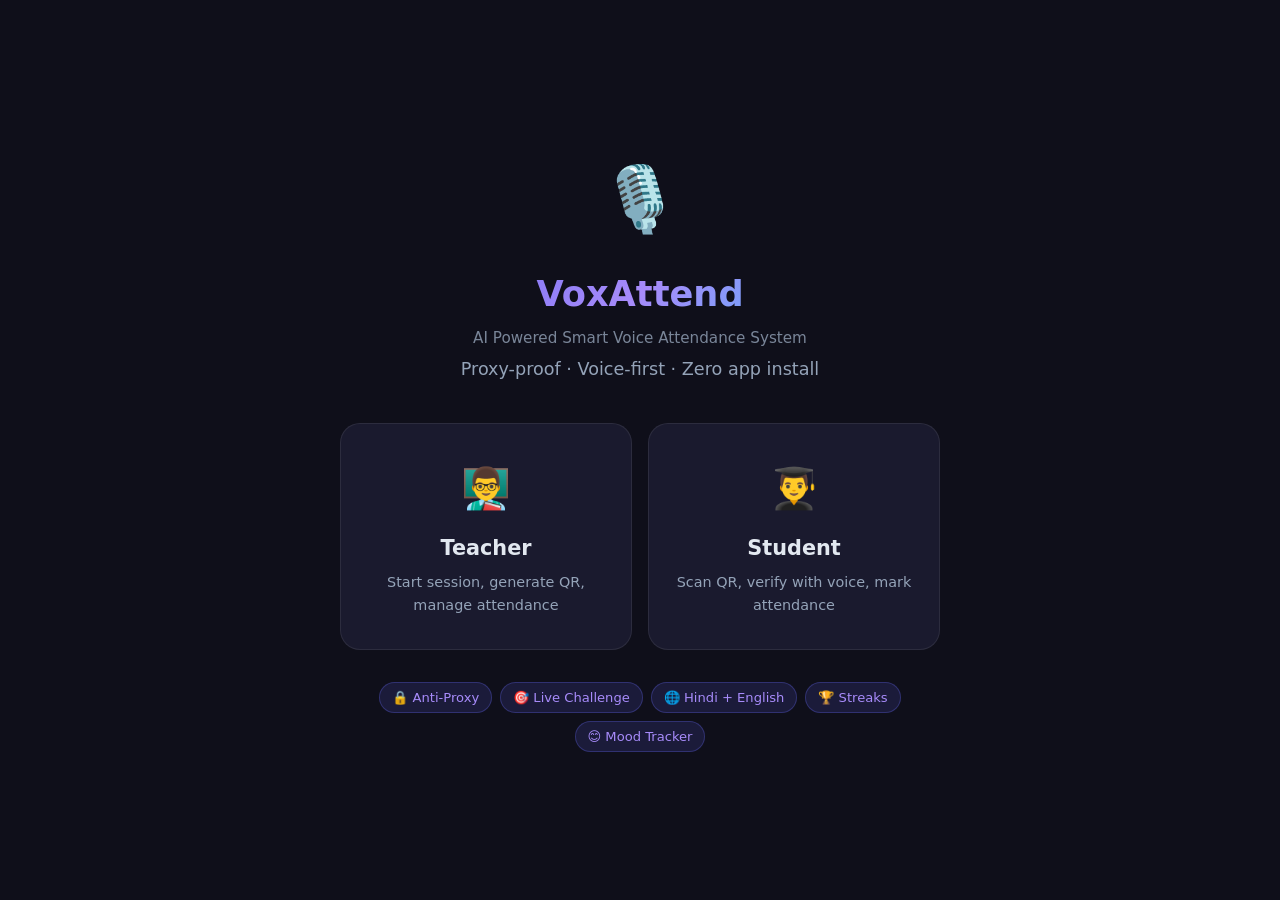
<file: templates/index.html>
<!DOCTYPE html>
<html lang="en">
<head>
<meta charset="UTF-8">
<meta name="viewport" content="width=device-width, initial-scale=1.0">
<title>VoxAttend</title>
<link rel="stylesheet" href="/static/css/style.css">
</head>
<body class="home-page">
<div class="hero">
  <div class="hero-icon">🎙️</div>
  <h1>VoxAttend</h1>
  <p class="app-name-sub">AI Powered Smart Voice Attendance System</p>
  <p class="subtitle">Proxy-proof · Voice-first · Zero app install</p>
  <div class="hero-cards">
    <a href="/teacher" class="card card-teacher">
      <div class="card-icon">👨‍🏫</div>
      <h2>Teacher</h2>
      <p>Start session, generate QR, manage attendance</p>
    </a>
    <a href="/student" class="card card-student">
      <div class="card-icon">👨‍🎓</div>
      <h2>Student</h2>
      <p>Scan QR, verify with voice, mark attendance</p>
    </a>
  </div>
  <div class="features-strip">
    <span>🔒 Anti-Proxy</span>
    <span>🎯 Live Challenge</span>
    <span>🌐 Hindi + English</span>
    <span>🏆 Streaks</span>
    <span>😊 Mood Tracker</span>
  </div>
</div>
<script>
  window.addEventListener('load', () => {
    const msg = new SpeechSynthesisUtterance('Welcome to VoxAttend.');
    msg.rate = 0.95;
    msg.pitch = 1;
    window.speechSynthesis.speak(msg);
  });
</script>
</body>
</html>
</file>
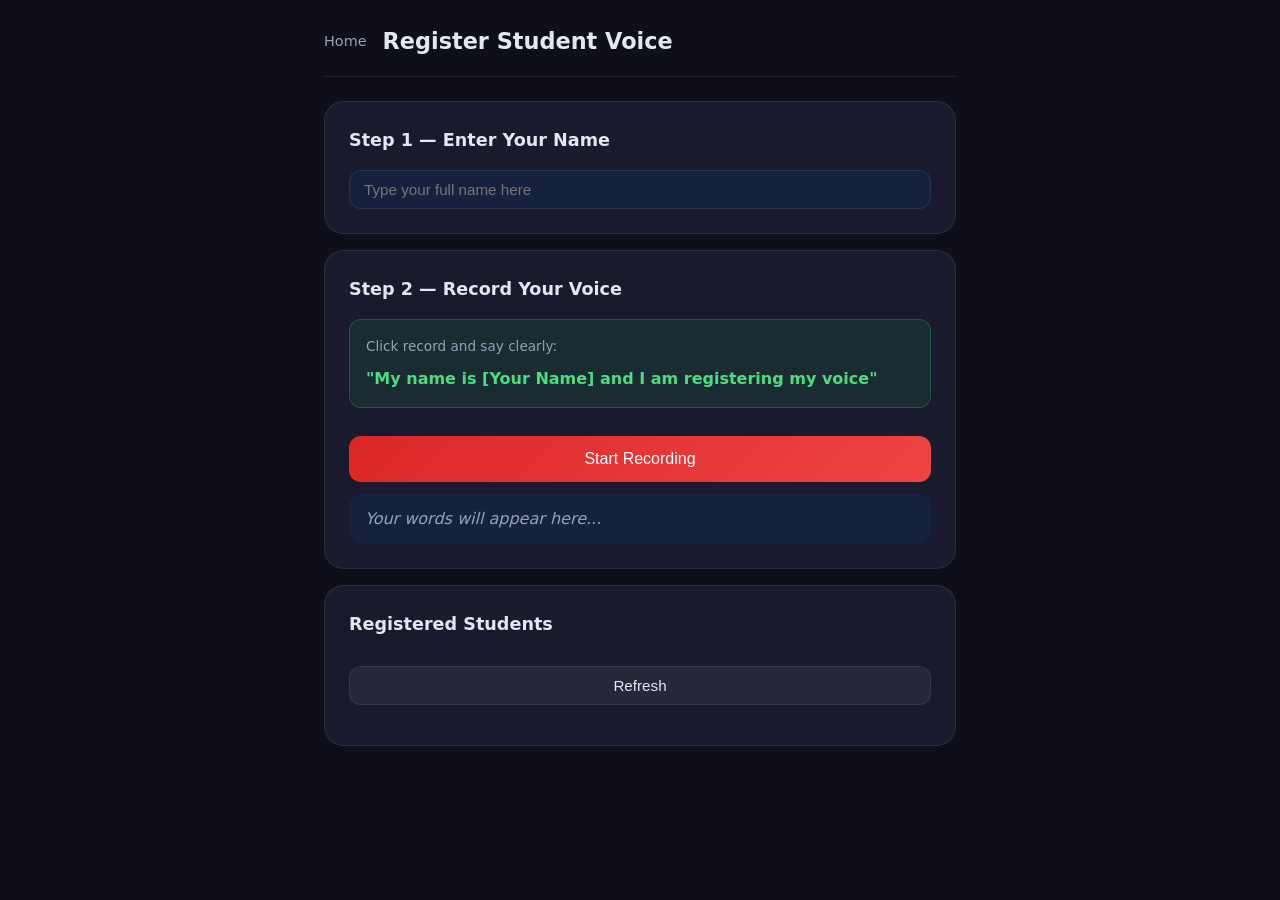
<file: templates/register.html>
<!DOCTYPE html>
<html lang="en">
<head>
<meta charset="UTF-8">
<meta name="viewport" content="width=device-width, initial-scale=1.0">
<title>Register Student</title>
<link rel="stylesheet" href="/static/css/style.css">
</head>
<body>
<div class="container">
  <header>
    <a href="/" class="back-btn">Home</a>
    <h1>Register Student Voice</h1>
  </header>

  <div class="panel">
    <h2>Step 1 — Enter Your Name</h2>
    <input type="text" id="reg-name" placeholder="Type your full name here"/>
  </div>

  <div class="panel">
    <h2>Step 2 — Record Your Voice</h2>
    <div class="instruction-box">
      <p>Click record and say clearly:</p>
      <div class="say-this">"My name is [Your Name] and I am registering my voice"</div>
    </div>
    <button class="btn btn-mic btn-large" id="reg-record-btn" onclick="startRegRecording()">Start Recording</button>
    <div class="record-status hidden" id="reg-record-status">
      <div class="pulse-ring"></div>
      <span>Recording... speak now</span>
    </div>
    <div class="transcript-box" id="reg-transcript">Your words will appear here...</div>
  </div>

  <div class="panel hidden" id="save-panel">
    <h2>Step 3 — Save Registration</h2>
    <button class="btn btn-primary btn-large" onclick="saveRegistration()">Save My Voice</button>
    <div class="response-box" id="reg-response"></div>
  </div>

  <div class="panel">
    <h2>Registered Students</h2>
    <button class="btn btn-secondary" onclick="loadStudents()">Refresh</button>
    <div id="reg-students-list" style="margin-top:1rem"></div>
  </div>
</div>
<script>
let regAudioBlob = null;
let regMediaRecorder = null;
let regAudioChunks = [];
let regSpokenText = "";

async function startRegRecording() {
  const name = document.getElementById("reg-name").value.trim();
  if (!name) { alert("Please enter your name first!"); return; }

  try {
    const stream = await navigator.mediaDevices.getUserMedia({ audio: true });

    // Speech recognition
    if (window.SpeechRecognition || window.webkitSpeechRecognition) {
      const recognition = new (window.SpeechRecognition || window.webkitSpeechRecognition)();
      recognition.lang = "en-IN";
      recognition.onresult = (e) => {
        regSpokenText = e.results[0][0].transcript;
        document.getElementById("reg-transcript").textContent = regSpokenText;
      };
      recognition.start();
    }

    // Audio recording
    regMediaRecorder = new MediaRecorder(stream);
    regAudioChunks = [];
    regMediaRecorder.ondataavailable = (e) => regAudioChunks.push(e.data);
    regMediaRecorder.onstop = () => {
      regAudioBlob = new Blob(regAudioChunks, { type: "audio/webm" });
      document.getElementById("save-panel").classList.remove("hidden");
      document.getElementById("reg-record-status").classList.add("hidden");
      document.getElementById("reg-record-btn").textContent = "Record Again";
      document.getElementById("reg-record-btn").onclick = startRegRecording;
    };
    regMediaRecorder.start();
    document.getElementById("reg-record-btn").textContent = "Stop Recording";
    document.getElementById("reg-record-btn").onclick = stopRegRecording;
    document.getElementById("reg-record-status").classList.remove("hidden");
    setTimeout(stopRegRecording, 5000);

  } catch(e) {
    alert("Microphone access denied! Please allow microphone.");
  }
}

function stopRegRecording() {
  if (regMediaRecorder && regMediaRecorder.state !== "inactive") {
    regMediaRecorder.stop();
  }
}

async function saveRegistration() {
  const name = document.getElementById("reg-name").value.trim();
  if (!name) { alert("Please enter your name!"); return; }

  let audioB64 = "";
  if (regAudioBlob) {
    const buf = await regAudioBlob.arrayBuffer();
    audioB64 = btoa(String.fromCharCode(...new Uint8Array(buf)));
  }

  const res = await fetch("/api/register-student", {
    method: "POST",
    headers: { "Content-Type": "application/json" },
    body: JSON.stringify({
      name: name,
      audio: audioB64,
      spoken_text: regSpokenText
    })
  });

  const data = await res.json();
  const responseBox = document.getElementById("reg-response");

  if (data.success) {
    responseBox.textContent = "✅ " + data.message;
    responseBox.style.color = "#4ade80";
    document.getElementById("reg-name").value = "";
    document.getElementById("reg-transcript").textContent = "Your words will appear here...";
    document.getElementById("save-panel").classList.add("hidden");
    regAudioBlob = null;
    regSpokenText = "";
    loadStudents();
  } else {
    responseBox.textContent = "❌ " + data.reason;
    responseBox.style.color = "#ef4444";
  }
}

async function loadStudents() {
  const res = await fetch("/api/student-list");
  const data = await res.json();
  const list = document.getElementById("reg-students-list");
  if (data.students.length === 0) {
    list.innerHTML = "<p style='color:#94a3b8'>No students registered yet</p>";
    return;
  }
  list.innerHTML = data.students.map((s, i) =>
    "<div class='leader-row'>" +
    "<span class='medal'>" + (i+1) + "</span>" +
    "<span class='leader-name'>" + s.name + "</span>" +
    "<span style='font-size:0.82rem;color:" + (s.has_voice ? "#4ade80" : "#f59e0b") + "'>" +
    (s.has_voice ? "✅ Voice Registered" : "⚠️ No Voice") + "</span>" +
    "<button style='margin-left:8px;padding:4px 10px;background:#ef4444;color:white;border:none;border-radius:8px;cursor:pointer' onclick='deleteStudent("" + s.name + "")'>Remove</button>" +
    "</div>"
  ).join("");
}

async function deleteStudent(name) {
  if (!confirm("Remove " + name + "?")) return;
  await fetch("/api/delete-student", {
    method: "POST",
    headers: { "Content-Type": "application/json" },
    body: JSON.stringify({ name })
  });
  loadStudents();
}

loadStudents();
</script>
</body>
</html>
</file>
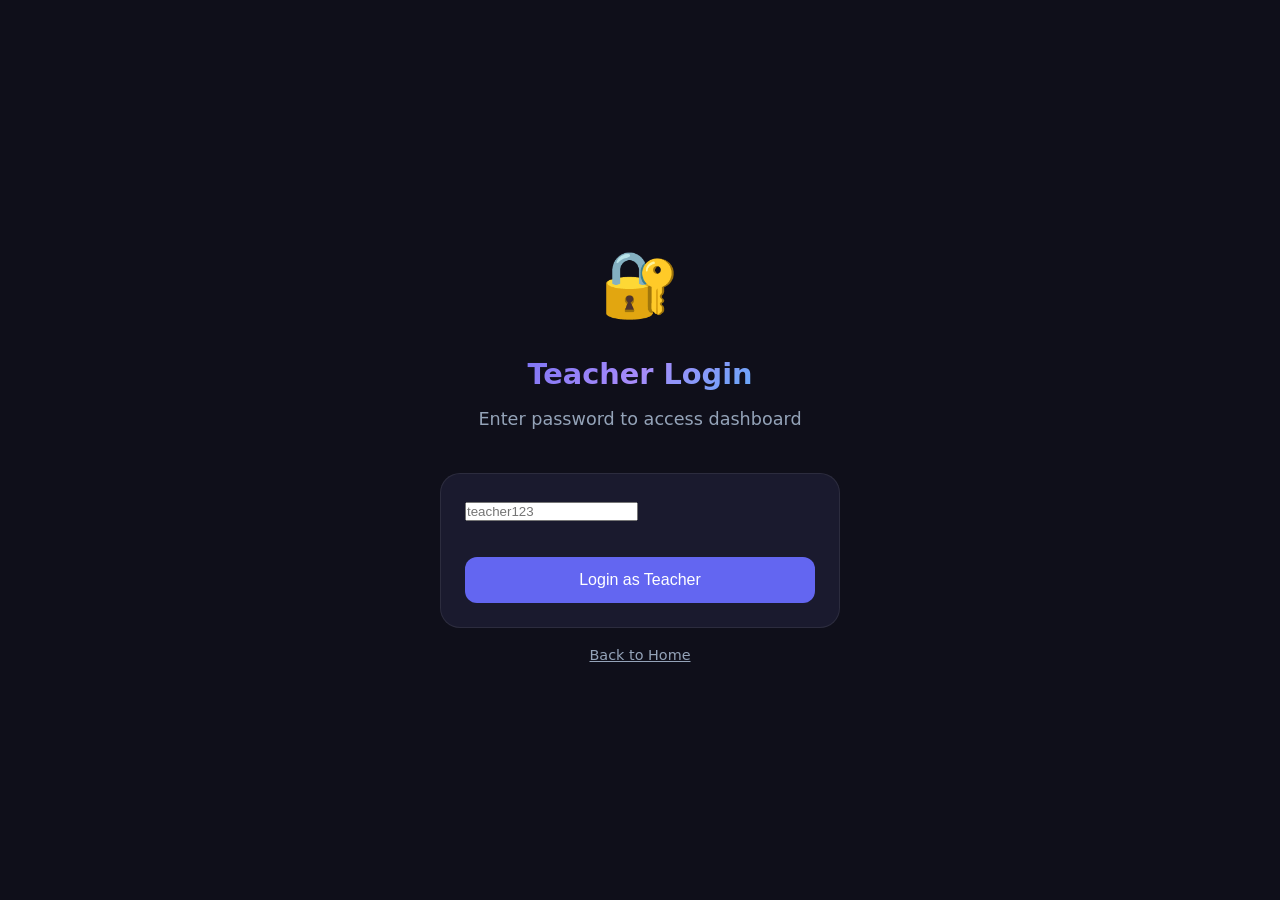
<file: templates/teacher_login.html>
<!DOCTYPE html>
<html lang="en">
<head>
<meta charset="UTF-8">
<meta name="viewport" content="width=device-width, initial-scale=1.0">
<title>Teacher Login</title>
<link rel="stylesheet" href="/static/css/style.css">
</head>
<body class="home-page">
<div class="hero" style="max-width:400px">
  <div class="hero-icon">🔐</div>
  <h1 style="font-size:1.8rem">Teacher Login</h1>
  <p class="subtitle">Enter password to access dashboard</p>
  <div class="panel" style="text-align:left">
    <input type="password" id="pwd" placeholder="teacher123" style="margin-bottom:1rem"/>
    <div id="errmsg" style="color:#ef4444;margin-bottom:0.5rem;font-size:0.9rem"></div>
    <button class="btn btn-primary btn-large" id="loginbtn">Login as Teacher</button>
  </div>
  <a href="/" style="color:#94a3b8;font-size:0.9rem;margin-top:1rem;display:block">Back to Home</a>
</div>
<script>
document.getElementById("loginbtn").addEventListener("click", function() {
  var pwd = document.getElementById("pwd").value;
  if (!pwd) { document.getElementById("errmsg").textContent = "Please enter password!"; return; }
  fetch("/api/teacher-login", {
    method: "POST",
    headers: { "Content-Type": "application/json" },
    body: JSON.stringify({ password: pwd })
  }).then(function(r) { return r.json(); }).then(function(d) {
    if (d.success) {
      window.location.href = "/teacher";
    } else {
      document.getElementById("errmsg").textContent = d.reason;
    }
  });
});
document.getElementById("pwd").addEventListener("keypress", function(e) {
  if (e.key === "Enter") document.getElementById("loginbtn").click();
});
</script>
</body>
</html>
</file>
<file: static/css/style.css>
*,*::before,*::after{box-sizing:border-box;margin:0;padding:0}
:root{--primary:#6366f1;--primary-dark:#4f46e5;--success:#22c55e;--warning:#f59e0b;--danger:#ef4444;--bg:#0f0f1a;--surface:#1a1a2e;--surface2:#16213e;--border:rgba(255,255,255,0.08);--text:#e2e8f0;--text-muted:#94a3b8;--radius:12px;--radius-lg:20px}
body{font-family:'Segoe UI',system-ui,sans-serif;background:var(--bg);color:var(--text);min-height:100vh;line-height:1.6}
.hidden{display:none!important}
.home-page{display:flex;align-items:center;justify-content:center;min-height:100vh;padding:2rem}
.hero{text-align:center;max-width:600px;width:100%}
.hero-icon{font-size:64px;margin-bottom:1rem}
.hero h1{font-size:2.2rem;font-weight:700;background:linear-gradient(135deg,#6366f1,#a78bfa,#38bdf8);-webkit-background-clip:text;-webkit-text-fill-color:transparent;background-clip:text;margin-bottom:0.5rem}
.subtitle{color:var(--text-muted);margin-bottom:2.5rem;font-size:1.1rem}
.app-name-sub{color:var(--text-muted);font-size:0.95rem;margin:-0.25rem 0 0.25rem;opacity:0.8}
.hero-cards{display:grid;grid-template-columns:1fr 1fr;gap:1rem;margin-bottom:2rem}
.card{display:block;background:var(--surface);border:1px solid var(--border);border-radius:var(--radius-lg);padding:2rem 1.5rem;text-decoration:none;color:var(--text);transition:transform 0.2s,border-color 0.2s,box-shadow 0.2s;cursor:pointer}
.card:hover{transform:translateY(-4px);box-shadow:0 12px 40px rgba(99,102,241,0.2)}
.card-teacher:hover{border-color:#6366f1}
.card-student:hover{border-color:#22c55e}
.card-icon{font-size:2.5rem;margin-bottom:0.75rem}
.card h2{font-size:1.3rem;margin-bottom:0.4rem}
.card p{color:var(--text-muted);font-size:0.9rem}
.features-strip{display:flex;flex-wrap:wrap;gap:0.5rem;justify-content:center;margin-top:1rem}
.features-strip span{background:rgba(99,102,241,0.15);border:1px solid rgba(99,102,241,0.3);border-radius:20px;padding:4px 12px;font-size:0.82rem;color:#a78bfa}
.container{max-width:680px;margin:0 auto;padding:1.5rem}
header{display:flex;align-items:center;gap:1rem;margin-bottom:1.5rem;padding-bottom:1rem;border-bottom:1px solid var(--border);flex-wrap:wrap}
header h1{font-size:1.4rem;flex:1}
.back-btn{color:var(--text-muted);text-decoration:none;font-size:0.9rem;transition:color 0.2s}
.back-btn:hover{color:var(--text)}
.focus-warning{font-size:0.78rem;color:var(--warning);background:rgba(245,158,11,0.1);border:1px solid rgba(245,158,11,0.3);border-radius:20px;padding:3px 10px}
.panel{background:var(--surface);border:1px solid var(--border);border-radius:var(--radius-lg);padding:1.5rem;margin-bottom:1rem}
.panel h2{font-size:1.1rem;margin-bottom:1rem}
.step-panel{background:var(--surface);border:1px solid var(--border);border-radius:var(--radius-lg);padding:1.5rem;margin-bottom:1rem}
.step-header{display:flex;align-items:center;gap:0.75rem;margin-bottom:1rem}
.step-badge{background:var(--primary);color:white;border-radius:20px;padding:2px 12px;font-size:0.78rem;font-weight:600;white-space:nowrap}
.step-header h2{font-size:1.1rem}
.hint{color:var(--text-muted);font-size:0.9rem;margin-bottom:1rem}
.btn{display:inline-flex;align-items:center;justify-content:center;gap:8px;padding:10px 20px;border-radius:var(--radius);border:none;cursor:pointer;font-size:0.95rem;font-weight:500;transition:all 0.2s;text-decoration:none;width:100%;margin-top:0.75rem}
.btn-primary{background:var(--primary);color:white}
.btn-primary:hover{background:var(--primary-dark);transform:translateY(-1px)}
.btn-secondary{background:rgba(255,255,255,0.06);color:var(--text);border:1px solid var(--border)}
.btn-secondary:hover{background:rgba(255,255,255,0.1)}
.btn-mic{background:linear-gradient(135deg,#dc2626,#ef4444);color:white}
.btn-mic:hover{transform:scale(1.02)}
.btn-warning{background:rgba(245,158,11,0.15);color:var(--warning);border:1px solid rgba(245,158,11,0.3)}
.btn-large{padding:14px 24px;font-size:1rem}
.btn-small{padding:4px 10px;font-size:0.8rem;width:auto;margin:0}
.btn:disabled{opacity:0.5;cursor:not-allowed;transform:none}
.qr-wrapper{display:flex;gap:1.5rem;align-items:center;flex-wrap:wrap;margin:1rem 0}
#qr-code{border-radius:var(--radius);overflow:hidden;background:white;padding:8px}
.session-info{flex:1;min-width:180px}
.session-id{font-size:1.4rem;font-weight:700;letter-spacing:0.1em;color:#a78bfa;margin-bottom:0.75rem}
.timer-bar-wrap{background:rgba(255,255,255,0.1);border-radius:4px;height:8px;overflow:hidden;margin-bottom:0.5rem}
.timer-bar{height:100%;background:#4ade80;border-radius:4px;transition:width 1s linear,background 0.3s;width:100%}
.timer-text{font-size:0.85rem;color:var(--text-muted)}
.qr-reader-box{width:100%;max-width:300px;margin:0 auto 1rem;border-radius:var(--radius);overflow:hidden}
.divider{text-align:center;color:var(--text-muted);font-size:0.85rem;margin:1rem 0}
.manual-entry{display:flex;gap:0.5rem}
.manual-entry input{flex:1}
.manual-entry .btn{width:auto;margin:0}
.stats-grid{display:grid;grid-template-columns:repeat(3,1fr);gap:0.75rem;margin-bottom:1rem}
.stat-card{background:var(--surface2);border-radius:var(--radius);padding:1rem;text-align:center;border:1px solid var(--border)}
.stat-num{font-size:2rem;font-weight:700}
.stat-label{font-size:0.8rem;color:var(--text-muted);margin-top:4px}
.stat-present .stat-num{color:var(--success)}
.stat-absent .stat-num{color:var(--danger)}
.stat-pct .stat-num{color:var(--primary)}
.voice-prompt-box{background:rgba(99,102,241,0.1);border:1px solid rgba(99,102,241,0.3);border-radius:var(--radius);padding:1rem;text-align:center;margin-bottom:1rem;font-size:1.05rem}
.mood-buttons{display:flex;gap:0.75rem;margin-bottom:1rem}
.mood-btn{flex:1;background:var(--surface2);border:1px solid var(--border);border-radius:var(--radius);padding:1rem;font-size:1rem;color:var(--text);cursor:pointer;transition:all 0.2s}
.mood-btn:hover{border-color:var(--primary);background:rgba(99,102,241,0.15);transform:translateY(-2px)}
.challenge-box{background:linear-gradient(135deg,rgba(99,102,241,0.15),rgba(56,189,248,0.1));border:1px solid rgba(99,102,241,0.4);border-radius:var(--radius-lg);padding:1.5rem;text-align:center;margin-bottom:1rem}
.challenge-icon{font-size:2rem;margin-bottom:0.75rem}
.challenge-text{font-size:1.25rem;font-weight:600;color:#a78bfa}
.name-row{margin-bottom:1rem}
.instruction-box{background:rgba(34,197,94,0.1);border:1px solid rgba(34,197,94,0.3);border-radius:var(--radius);padding:1rem;margin-bottom:1rem}
.instruction-box p{font-size:0.85rem;color:var(--text-muted);margin-bottom:0.5rem}
.say-this{font-size:1rem;font-weight:600;color:#4ade80}
.record-section{text-align:center}
.record-status{display:flex;align-items:center;justify-content:center;gap:0.75rem;margin:0.75rem 0;color:var(--danger)}
.pulse-ring{width:16px;height:16px;border-radius:50%;background:var(--danger);animation:pulse 1s ease-in-out infinite}
@keyframes pulse{0%,100%{transform:scale(1);opacity:1}50%{transform:scale(1.4);opacity:0.6}}
.transcript-box{background:var(--surface2);border-radius:var(--radius);padding:0.75rem 1rem;min-height:40px;color:var(--text-muted);font-style:italic;text-align:left;margin-top:0.75rem}
.processing{display:flex;align-items:center;justify-content:center;gap:0.75rem;padding:1rem;color:var(--text-muted)}
.spinner{width:20px;height:20px;border:2px solid rgba(99,102,241,0.3);border-top-color:var(--primary);border-radius:50%;animation:spin 0.8s linear infinite}
@keyframes spin{to{transform:rotate(360deg)}}
.result-icon{font-size:3rem;text-align:center;margin-bottom:0.5rem}
#step-result h2{text-align:center;margin-bottom:1rem}
.result-details{display:flex;gap:0.5rem;flex-wrap:wrap;justify-content:center;margin-bottom:1rem}
.result-badge{background:rgba(99,102,241,0.15);border:1px solid rgba(99,102,241,0.3);border-radius:20px;padding:4px 14px;font-size:0.85rem;color:#a78bfa}
.late-badge{background:rgba(245,158,11,0.15);border-color:rgba(245,158,11,0.3);color:var(--warning)}
.confirmation-text{background:rgba(34,197,94,0.1);border:1px solid rgba(34,197,94,0.3);border-radius:var(--radius);padding:1rem;text-align:center;font-size:1.05rem;color:#4ade80}
#result-fail{text-align:center}
#result-fail p{color:var(--text-muted);margin-bottom:1rem}
.voice-examples{display:flex;flex-wrap:wrap;gap:0.5rem;margin-bottom:1rem}
.voice-examples span{background:var(--surface2);border:1px solid var(--border);border-radius:20px;padding:5px 12px;font-size:0.82rem;cursor:pointer;transition:all 0.2s}
.voice-examples span:hover{border-color:var(--primary);color:#a78bfa}
.voice-input-row{display:flex;gap:0.5rem;align-items:center}
.voice-input-row input{flex:1}
.voice-input-row .btn{width:auto;margin:0}
.voice-input-row .btn-mic{padding:10px 14px}
.response-box{margin-top:1rem;background:var(--surface2);border-radius:var(--radius);padding:1rem;min-height:48px;color:var(--text);font-style:italic}
.weekly-chart{display:flex;align-items:flex-end;gap:0.5rem;height:130px;margin-top:1rem;padding-top:1rem}
.week-bar-wrap{flex:1;display:flex;flex-direction:column;align-items:center;gap:4px;height:100%;justify-content:flex-end}
.week-bar{width:100%;min-height:4px;border-radius:4px;transition:height 0.5s}
.week-label{font-size:0.72rem;color:var(--text-muted)}
.week-pct{font-size:0.72rem;color:var(--text-muted)}
.leaderboard-list{margin-top:0.75rem}
.leader-row{display:flex;align-items:center;gap:0.75rem;padding:0.6rem 0;border-bottom:1px solid var(--border)}
.medal{font-size:1.2rem}
.leader-name{flex:1;font-weight:500}
.leader-days{font-size:0.82rem;color:var(--text-muted)}
.alert-card{background:rgba(239,68,68,0.1);border:1px solid rgba(239,68,68,0.3);border-radius:var(--radius);padding:0.75rem 1rem;margin-bottom:0.5rem;display:flex;align-items:center;gap:1rem}
.alert-card strong{flex:1}
.student-list{margin:0.75rem 0}
.disqualify-overlay{position:fixed;inset:0;background:rgba(0,0,0,0.92);display:flex;align-items:center;justify-content:center;z-index:9999}
.disqualify-box{text-align:center;padding:2rem;max-width:380px}
.disqualify-icon{font-size:4rem;margin-bottom:1rem}
.disqualify-box h2{font-size:1.5rem;color:var(--danger);margin-bottom:0.75rem}
.disqualify-box p{color:var(--text-muted);margin-bottom:0.5rem}
input[type="text"]{width:100%;background:var(--surface2);border:1px solid var(--border);border-radius:var(--radius);padding:10px 14px;color:var(--text);font-size:0.95rem;outline:none;transition:border-color 0.2s}
input[type="text"]:focus{border-color:var(--primary)}
.status-msg{margin-top:0.75rem;text-align:center;color:var(--danger);font-size:0.9rem}
</file>
